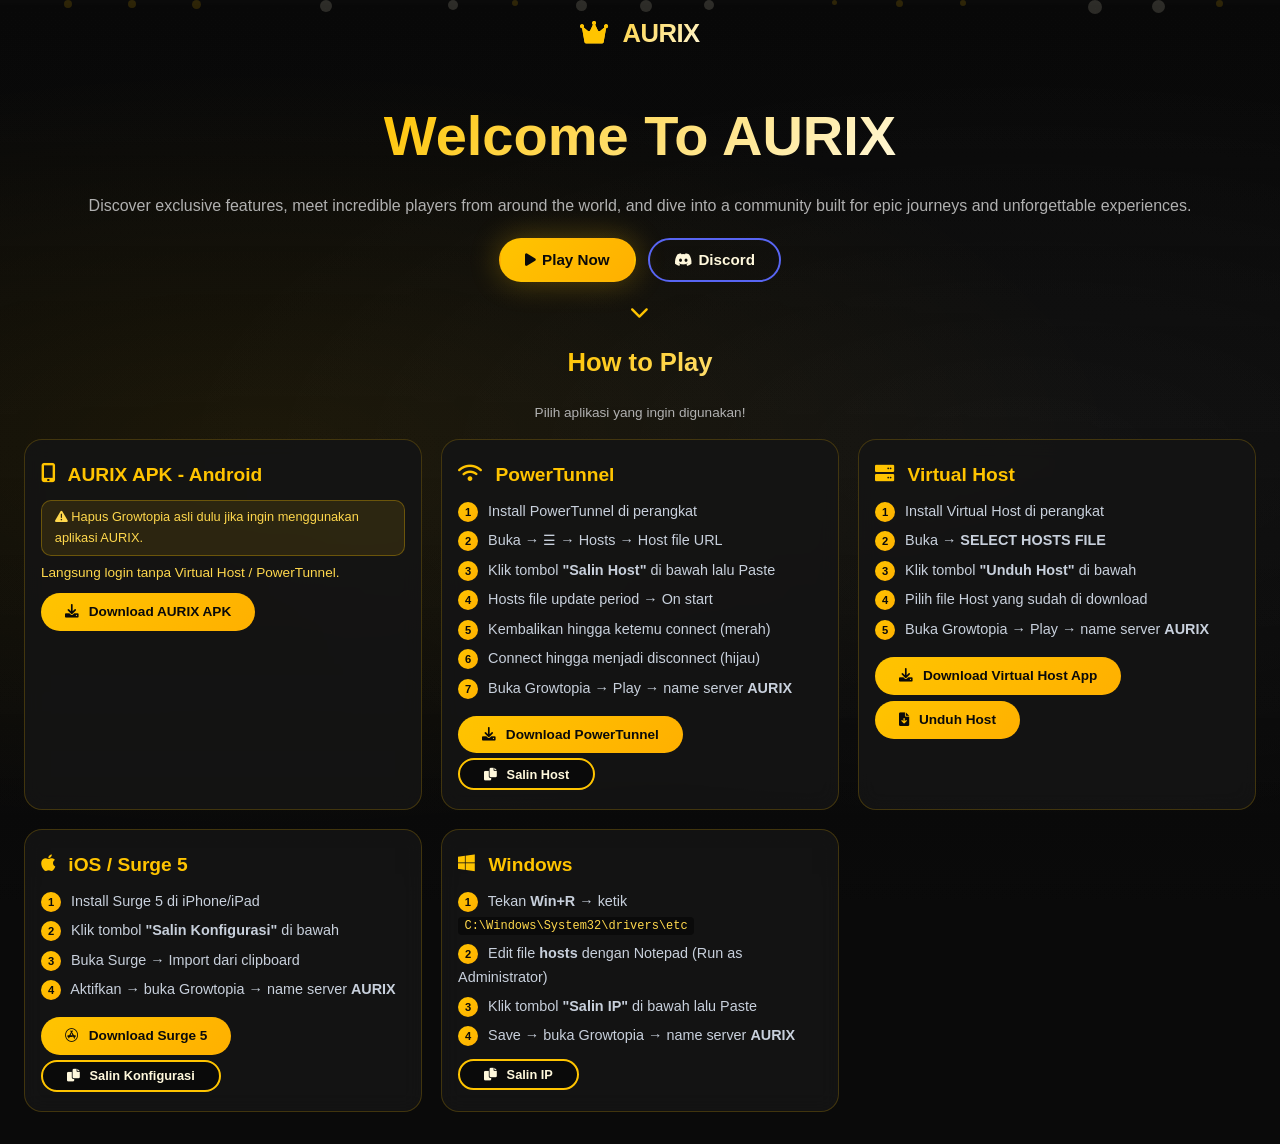
<file: index.html>
<!DOCTYPE html>
<html lang="id">
<head>
<meta charset="UTF-8">
<meta name="viewport" content="width=device-width, initial-scale=1.0">
<title>AURIX</title>

<link rel="stylesheet" href="https://cdnjs.cloudflare.com/ajax/libs/font-awesome/6.0.0-beta3/css/all.min.css">

<style>
*{
    margin:0;
    padding:0;
    box-sizing:border-box
}

html{
    scroll-behavior:smooth
}

body{
    font-family:'Segoe UI',Roboto,sans-serif;
    background:#0a0a0a;
    color:#f0f0f0;
    line-height:1.6;
    overflow-x:hidden;
}

/* ==============================
   BACKGROUND FOTO
   ============================== */
body::before{
    content:'';
    position:fixed;
    top:0;
    left:0;
    width:100%;
    height:100vh;

    background-image:
        linear-gradient(
            rgba(10,10,10,0.40),
            rgba(10,10,10,0.78)
        ),
        url('https://cdn.phototourl.com/free/2026-09-01-52e6970d-e427-406a-8b3f-68d5b1bc1685.png');

    background-repeat:no-repeat;

    /* Tidak zoom */
    background-size:100% auto;

    /* Posisi foto di belakang bagian atas */
    background-position:center top;

    /* Foto tetap ketika halaman di-scroll */
    background-attachment:fixed;

    z-index:-2;
    pointer-events:none;
}

/* Lapisan gelap supaya tulisan tetap jelas */
body::after{
    content:'';
    position:fixed;
    inset:0;
    background:
        radial-gradient(
            ellipse at 20% 50%,
            rgba(255,196,0,0.08) 0%,
            transparent 60%
        ),
        radial-gradient(
            ellipse at 80% 50%,
            rgba(255,255,255,0.04) 0%,
            transparent 60%
        ),
        linear-gradient(
            to bottom,
            transparent 0%,
            rgba(10,10,10,0.25) 45%,
            rgba(10,10,10,0.80) 100%
        );
    z-index:-1;
    pointer-events:none;
}

/* ==============================
   PARTICLES
   ============================== */
.particles{
    position:fixed;
    top:0;
    left:0;
    right:0;
    bottom:0;
    pointer-events:none;
    z-index:0;
    overflow:hidden;
}

.particle{
    position:absolute;
    border-radius:50%;
    opacity:0.15;
    animation:floatParticle linear infinite;
}

.particle:nth-child(1){
    width:8px;height:8px;
    background:#FFC400;
    left:10%;
    animation-duration:14s;
    animation-delay:0s
}

.particle:nth-child(2){
    width:12px;height:12px;
    background:#FFF8DC;
    left:25%;
    animation-duration:18s;
    animation-delay:2s
}

.particle:nth-child(3){
    width:6px;height:6px;
    background:#FFC400;
    left:40%;
    animation-duration:12s;
    animation-delay:4s
}

.particle:nth-child(4){
    width:10px;height:10px;
    background:#FFF8DC;
    left:55%;
    animation-duration:20s;
    animation-delay:1s
}

.particle:nth-child(5){
    width:7px;height:7px;
    background:#FFC400;
    left:70%;
    animation-duration:16s;
    animation-delay:3s
}

.particle:nth-child(6){
    width:14px;height:14px;
    background:#FFF8DC;
    left:85%;
    animation-duration:22s;
    animation-delay:5s
}

.particle:nth-child(7){
    width:9px;height:9px;
    background:#FFC400;
    left:15%;
    animation-duration:17s;
    animation-delay:7s
}

.particle:nth-child(8){
    width:11px;height:11px;
    background:#FFF8DC;
    left:45%;
    animation-duration:19s;
    animation-delay:2s
}

.particle:nth-child(9){
    width:5px;height:5px;
    background:#FFC400;
    left:65%;
    animation-duration:13s;
    animation-delay:6s
}

.particle:nth-child(10){
    width:13px;height:13px;
    background:#FFF8DC;
    left:90%;
    animation-duration:21s;
    animation-delay:4s
}

.particle:nth-child(11){
    width:8px;height:8px;
    background:#FFC400;
    left:5%;
    animation-duration:15s;
    animation-delay:8s
}

.particle:nth-child(12){
    width:10px;height:10px;
    background:#FFF8DC;
    left:35%;
    animation-duration:18s;
    animation-delay:3s
}

.particle:nth-child(13){
    width:6px;height:6px;
    background:#FFC400;
    left:75%;
    animation-duration:14s;
    animation-delay:9s
}

.particle:nth-child(14){
    width:12px;height:12px;
    background:#FFF8DC;
    left:50%;
    animation-duration:20s;
    animation-delay:1s
}

.particle:nth-child(15){
    width:7px;height:7px;
    background:#FFC400;
    left:95%;
    animation-duration:16s;
    animation-delay:5s
}

@keyframes floatParticle{
    0%{
        transform:translateY(100vh) rotate(0deg);
        opacity:0
    }

    10%{
        opacity:0.2
    }

    90%{
        opacity:0.2
    }

    100%{
        transform:translateY(-10vh) rotate(720deg);
        opacity:0
    }
}

/* ==============================
   CONTAINER
   ============================== */
.container{
    max-width:100%;
    margin:0 auto;
    padding:0 0.8rem;
    position:relative;
    z-index:1;
}

/* ==============================
   NAVBAR
   ============================== */
.navbar{
    display:flex;
    align-items:center;
    justify-content:center;
    padding:0.8rem 0;

    /* Garis atas/bawah dihilangkan */
    border-bottom:none;

    animation:slideDown 0.8s ease-out;
}

@keyframes slideDown{
    0%{
        transform:translateY(-30px);
        opacity:0
    }

    100%{
        transform:translateY(0);
        opacity:1
    }
}

.logo{
    font-size:1.6rem;
    font-weight:700;
    letter-spacing:-0.5px;
    background:linear-gradient(
        135deg,
        #FFC400,
        #FFF8DC,
        #FFC400
    );
    background-size:200% 200%;
    -webkit-background-clip:text;
    background-clip:text;
    color:transparent;
    animation:shimmerLogo 3s ease-in-out infinite
}

@keyframes shimmerLogo{
    0%{
        background-position:0% 50%
    }

    50%{
        background-position:100% 50%
    }

    100%{
        background-position:0% 50%
    }
}

.logo i{
    margin-right:8px;
    color:#FFC400;
    animation:pulseIcon 2s ease-in-out infinite
}

@keyframes pulseIcon{
    0%,100%{
        transform:scale(1)
    }

    50%{
        transform:scale(1.2);
        color:#FFD84D
    }
}

/* ==============================
   HERO
   ============================== */
.hero{
    display:flex;
    flex-direction:column;
    align-items:center;
    text-align:center;
    padding:1.5rem 0 1rem;
    animation:fadeInUp 1s ease-out
}

@keyframes fadeInUp{
    0%{
        transform:translateY(40px);
        opacity:0
    }

    100%{
        transform:translateY(0);
        opacity:1
    }
}

.hero h1{
    font-size:2.2rem;
    font-weight:800;
    max-width:100%;
    background:linear-gradient(
        135deg,
        #FFC400,
        #FFF8DC,
        #FFC400,
        #FFF8DC
    );
    background-size:300% 300%;
    -webkit-background-clip:text;
    background-clip:text;
    color:transparent;
    animation:shimmerHero 4s ease-in-out infinite;
    margin-bottom:0.8rem;
    word-break:keep-all
}

@keyframes shimmerHero{
    0%{
        background-position:0% 50%
    }

    50%{
        background-position:100% 50%
    }

    100%{
        background-position:0% 50%
    }
}

.hero p{
    font-size:1rem;
    color:#b0b0b0;
    max-width:100%;
    margin-bottom:1.2rem;
    padding:0 0.3rem;
    word-break:keep-all
}

.hero-buttons{
    display:flex;
    align-items:center;
    justify-content:center;
    gap:0.8rem;
    flex-wrap:wrap;
    margin-bottom:0.8rem;
    width:100%
}

.btn-hero{
    padding:0.5rem 1.5rem;
    border-radius:50px;
    font-weight:700;
    font-size:0.95rem;
    text-decoration:none;
    display:inline-flex;
    align-items:center;
    gap:6px;
    transition:0.3s;
    border:2px solid transparent;
    white-space:nowrap
}

.btn-play{
    background:linear-gradient(
        135deg,
        #FFC400,
        #FFB000
    );
    color:#0a0a0a;
    box-shadow:0 0 30px rgba(255,196,0,0.3);
    animation:glowBtn 2s ease-in-out infinite alternate
}

.btn-play:hover{
    transform:scale(1.05);
    box-shadow:0 0 60px rgba(255,196,0,0.5)
}

.btn-discord{
    background:transparent;
    color:#FFF8DC;
    border:2px solid #5865F2
}

.btn-discord:hover{
    transform:scale(1.05);
    background:rgba(88,101,242,0.15)
}

@keyframes glowBtn{
    0%{
        box-shadow:0 0 15px rgba(255,196,0,0.2)
    }

    100%{
        box-shadow:0 0 40px rgba(255,196,0,0.5)
    }
}

.btn-hero i{
    font-size:0.9rem
}

.scroll-indicator{
    margin:0.3rem 0;
    color:#888;
    font-size:0.7rem;
    letter-spacing:2px;
    animation:bounceScroll 2s ease-in-out infinite
}

@keyframes bounceScroll{
    0%,100%{
        transform:translateY(0)
    }

    50%{
        transform:translateY(6px)
    }
}

.scroll-indicator i{
    display:block;
    font-size:1.2rem;
    margin-top:2px;
    color:#FFC400
}

/* ==============================
   SECTION
   ============================== */
.section-title{
    font-size:1.6rem;
    font-weight:700;
    margin-bottom:1.2rem;
    text-align:center
}

.section-title span{
    background:linear-gradient(
        135deg,
        #FFC400,
        #FFF8DC
    );
    -webkit-background-clip:text;
    background-clip:text;
    color:transparent;
    animation:shimmerTitle 3s ease-in-out infinite;
    background-size:200% 200%
}

@keyframes shimmerTitle{
    0%{
        background-position:0% 50%
    }

    50%{
        background-position:100% 50%
    }

    100%{
        background-position:0% 50%
    }
}

/* ==============================
   HOW TO PLAY
   ============================== */
.howto-grid{
    display:grid;
    grid-template-columns:1fr;
    gap:1.2rem;
    margin:1rem 0 2rem
}

.howto-card{
    background:rgba(20,20,20,0.9);
    padding:1.2rem 1rem;
    border-radius:18px;
    border:1px solid rgba(255,196,0,0.2);
    transition:0.4s;
    backdrop-filter:blur(10px);
    animation:cardFadeIn 0.8s ease-out forwards;
    opacity:0;
    width:100%
}

.howto-card:nth-child(1){
    animation-delay:0.1s
}

.howto-card:nth-child(2){
    animation-delay:0.2s
}

.howto-card:nth-child(3){
    animation-delay:0.3s
}

.howto-card:nth-child(4){
    animation-delay:0.4s
}

.howto-card:nth-child(5){
    animation-delay:0.5s
}

@keyframes cardFadeIn{
    0%{
        transform:translateY(30px);
        opacity:0
    }

    100%{
        transform:translateY(0);
        opacity:1
    }
}

.howto-card:hover{
    border-color:#FFC400;
    transform:translateY(-5px);
    box-shadow:0 10px 30px rgba(255,196,0,0.15)
}

.howto-card h3{
    font-size:1.2rem;
    margin-bottom:0.6rem;
    color:#FFC400;
    word-break:keep-all
}

.howto-card h3 i{
    margin-right:8px;
    animation:pulseIcon 2s ease-in-out infinite
}

.howto-card ul,
.howto-card p,
.howto-card ol{
    color:#c8d0dc;
    font-size:0.9rem;
    list-style:none;
    padding-left:0;
    word-break:keep-all
}

.howto-card li{
    margin-bottom:0.4rem;
    word-break:keep-all
}

.howto-card .step-number{
    display:inline-block;
    background:linear-gradient(
        135deg,
        #FFC400,
        #FFB000
    );
    color:#0a0a0a;
    border-radius:50%;
    width:20px;
    height:20px;
    text-align:center;
    font-weight:700;
    font-size:0.7rem;
    line-height:20px;
    margin-right:6px;
    flex-shrink:0
}

/* ==============================
   BUTTON
   ============================== */
.download-btn{
    display:block;
    width:100%;
    background:linear-gradient(
        135deg,
        #FFC400,
        #FFB000
    );
    color:#0a0a0a;
    padding:0.6rem 0.8rem;
    border-radius:40px;
    font-weight:700;
    text-decoration:none;
    margin-top:0.6rem;
    transition:0.3s;
    animation:glowBtn 2s ease-in-out infinite alternate;
    font-size:0.85rem;
    text-align:center;
    border:none;
    cursor:pointer;
    word-break:keep-all
}

.download-btn:hover{
    transform:scale(1.02);
    box-shadow:0 0 40px rgba(255,196,0,0.4)
}

.download-btn i{
    margin-right:6px
}

.link-box{
    background:#0a0a0a;
    padding:0.6rem 0.8rem;
    border-radius:10px;
    border-left:4px solid #FFC400;
    margin:0.5rem 0;
    width:100%;
    word-break:break-all;
    overflow-wrap:break-word;
    font-size:0.8rem;
    text-align:center
}

.link-box a{
    color:#FFD84D;
    text-decoration:none;
    word-break:break-all;
    font-family:monospace
}

.link-box a:hover{
    text-decoration:underline
}

code{
    background:#0a0a0a;
    padding:0.15rem 0.4rem;
    border-radius:4px;
    font-size:0.75rem;
    color:#FFD84D;
    word-break:break-word
}

.sub-text{
    text-align:center;
    color:#b0b0b0;
    margin-bottom:0.3rem;
    font-size:0.85rem;
    word-break:keep-all
}

.host-ip{
    background:#0a0a0a;
    padding:0.5rem 0.8rem;
    border-radius:8px;
    border:1px solid rgba(255,196,0,0.3);
    margin:0.5rem 0;
    font-family:monospace;
    font-size:0.8rem;
    color:#FFD84D;
    text-align:center;
    word-break:break-all
}

.mode-badge{
    display:inline-block;
    background:#FFC400;
    color:#0a0a0a;
    font-size:0.65rem;
    padding:0.15rem 0.6rem;
    border-radius:30px;
    font-weight:700;
    letter-spacing:0.5px;
    margin-bottom:0.3rem
}

.server-name{
    display:inline-block;
    background:linear-gradient(
        135deg,
        #FFC400,
        #FFB000
    );
    color:#0a0a0a;
    font-size:0.9rem;
    padding:0.2rem 1rem;
    border-radius:30px;
    font-weight:700;
    margin:0.3rem 0
}

.notif{
    background:rgba(255,196,0,0.1);
    border:1px solid rgba(255,196,0,0.3);
    padding:0.4rem 0.8rem;
    border-radius:10px;
    font-size:0.8rem;
    color:#FFD84D;
    margin:0.3rem 0
}

.unduh-btn{
    background:linear-gradient(
        135deg,
        #FFC400,
        #FFB000
    );
    color:#0a0a0a;
    padding:0.6rem 1.5rem;
    border-radius:40px;
    font-weight:700;
    text-decoration:none;
    display:inline-block;
    transition:0.3s;
    animation:glowBtn 2s ease-in-out infinite alternate;
    font-size:0.85rem;
    border:none;
    cursor:pointer;
    width:100%;
    text-align:center
}

.unduh-btn:hover{
    transform:scale(1.02);
    box-shadow:0 0 40px rgba(255,196,0,0.4)
}

.unduh-btn i{
    margin-right:6px
}

.salin-btn{
    background:#0a0a0a;
    border:2px solid #FFC400;
    color:#FFF8DC;
    padding:0.5rem 1rem;
    border-radius:30px;
    font-weight:700;
    font-size:0.8rem;
    cursor:pointer;
    transition:0.3s;
    margin-top:0.3rem;
    width:100%
}

.salin-btn:hover{
    background:#FFC400;
    color:#0a0a0a;
    transform:scale(1.02)
}

.salin-btn i{
    margin-right:6px
}

/* ==============================
   RESPONSIVE
   ============================== */
@media(min-width:768px){

    .container{
        max-width:1280px;
        padding:0 1.5rem
    }

    .howto-grid{
        grid-template-columns:repeat(2,1fr)
    }

    .hero h1{
        font-size:3.5rem
    }

    .download-btn{
        width:auto;
        display:inline-block;
        padding:0.5rem 1.5rem
    }

    .unduh-btn{
        width:auto;
        padding:0.5rem 1.5rem
    }

    .salin-btn{
        width:auto;
        padding:0.4rem 1.5rem
    }
}

@media(min-width:1024px){

    .howto-grid{
        grid-template-columns:repeat(3,1fr)
    }
}

/* Mobile: foto tetap tidak zoom */
@media(max-width:767px){

    body::before{
        background-size:100% auto;
        background-position:center top;
        background-attachment:fixed;
    }
}
</style>
</head>

<body>

<div class="particles">
    <div class="particle"></div>
    <div class="particle"></div>
    <div class="particle"></div>
    <div class="particle"></div>
    <div class="particle"></div>
    <div class="particle"></div>
    <div class="particle"></div>
    <div class="particle"></div>
    <div class="particle"></div>
    <div class="particle"></div>
    <div class="particle"></div>
    <div class="particle"></div>
    <div class="particle"></div>
    <div class="particle"></div>
    <div class="particle"></div>
</div>

<div class="container">

<nav class="navbar">
    <div class="logo">
        <i class="fas fa-crown"></i> AURIX
    </div>
</nav>

<section class="hero">

    <h1>Welcome To AURIX</h1>

    <p>
        Discover exclusive features, meet incredible players from around the world,
        and dive into a community built for epic journeys and unforgettable experiences.
    </p>

    <div class="hero-buttons">

        <a href="#how-to-play" class="btn-hero btn-play">
            <i class="fas fa-play"></i> Play Now
        </a>

        <a href="https://discord.gg/vXNngsmcn"
           target="_blank"
           class="btn-hero btn-discord">
            <i class="fab fa-discord"></i> Discord
        </a>

    </div>

    <div class="scroll-indicator">
        <i class="fas fa-chevron-down"></i>
    </div>

</section>

<h2 id="how-to-play" class="section-title">
    <span>How to Play</span>
</h2>

<p class="sub-text">
    Pilih aplikasi yang ingin digunakan!
</p>

<div class="howto-grid">

<!-- Android APK -->
<div class="howto-card">
<h3><i class="fas fa-mobile-alt"></i> AURIX APK - Android</h3>
<div class="notif"><i class="fas fa-exclamation-triangle"></i> Hapus Growtopia asli dulu jika ingin menggunakan aplikasi AURIX.</div>
<p style="margin-top:0.4rem;color:#FFD84D;font-size:0.85rem;">Langsung login tanpa Virtual Host / PowerTunnel.</p>
<a href="https://www.mediafire.com/file/rsnxi7y94mligm3/AURIX.apk/file" target="_blank" class="download-btn"><i class="fas fa-download"></i> Download AURIX APK</a>
</div>

<!-- PowerTunnel -->
<div class="howto-card">
<h3><i class="fas fa-wifi"></i> PowerTunnel</h3>
<ol style="list-style:none;padding-left:0">
<li><span class="step-number">1</span> Install PowerTunnel di perangkat</li>
<li><span class="step-number">2</span> Buka → ☰ → Hosts → Host file URL</li>
<li><span class="step-number">3</span> Klik tombol <strong>"Salin Host"</strong> di bawah lalu Paste</li>
<li><span class="step-number">4</span> Hosts file update period → On start</li>
<li><span class="step-number">5</span> Kembalikan hingga ketemu connect (merah)</li>
<li><span class="step-number">6</span> Connect hingga menjadi disconnect (hijau)</li>
<li><span class="step-number">7</span> Buka Growtopia → Play → name server <strong>AURIX</strong></li>
</ol>
<a href="https://powertunnel.id.uptodown.com/android" target="_blank" class="download-btn"><i class="fas fa-download"></i> Download PowerTunnel</a>
<button class="salin-btn" onclick="copyPowerTunnel()"><i class="fas fa-copy"></i> Salin Host</button>
</div>

<!-- Virtual Host -->
<div class="howto-card">
<h3><i class="fas fa-server"></i> Virtual Host</h3>
<ol style="list-style:none;padding-left:0">
<li><span class="step-number">1</span> Install Virtual Host di perangkat</li>
<li><span class="step-number">2</span> Buka → <strong>SELECT HOSTS FILE</strong></li>
<li><span class="step-number">3</span> Klik tombol <strong>"Unduh Host"</strong> di bawah</li>
<li><span class="step-number">4</span> Pilih file Host yang sudah di download</li>
<li><span class="step-number">5</span> Buka Growtopia → Play → name server <strong>AURIX</strong></li>
</ol>
<a href="https://www.apkmirror.com/apk/xfalcon/virtual-hosts/virtual-hosts-2-1-0-release/virtual-hosts-2-1-0-android-apk-download/" target="_blank" class="download-btn"><i class="fas fa-download"></i> Download Virtual Host App</a>
<a href="#" onclick="downloadHost()" class="unduh-btn" style="margin-top:0.4rem;"><i class="fas fa-file-download"></i> Unduh Host</a>
</div>

<!-- iOS / Surge 5 (DIPINDAHKAN KE ATAS) -->
<div class="howto-card">
<h3><i class="fab fa-apple"></i> iOS / Surge 5</h3>
<ol style="list-style:none;padding-left:0">
<li><span class="step-number">1</span> Install Surge 5 di iPhone/iPad</li>
<li><span class="step-number">2</span> Klik tombol <strong>"Salin Konfigurasi"</strong> di bawah</li>
<li><span class="step-number">3</span> Buka Surge → Import dari clipboard</li>
<li><span class="step-number">4</span> Aktifkan → buka Growtopia → name server <strong>AURIX</strong></li>
</ol>
<a href="https://apps.apple.com/us/app/surge-5/id1442620678" target="_blank" class="download-btn"><i class="fab fa-app-store"></i> Download Surge 5</a>
<button class="salin-btn" onclick="copyIOS()"><i class="fas fa-copy"></i> Salin Konfigurasi</button>
</div>

<!-- Windows (DIPINDAHKAN KE BAWAH, IP DAN AURIX DIHAPUS) -->
<div class="howto-card">
<h3><i class="fab fa-windows"></i> Windows</h3>
<ol style="list-style:none;padding-left:0">
<li><span class="step-number">1</span> Tekan <strong>Win+R</strong> → ketik <code>C:\Windows\System32\drivers\etc</code></li>
<li><span class="step-number">2</span> Edit file <strong>hosts</strong> dengan Notepad (Run as Administrator)</li>
<li><span class="step-number">3</span> Klik tombol <strong>"Salin IP"</strong> di bawah lalu Paste</li>
<li><span class="step-number">4</span> Save → buka Growtopia → name server <strong>AURIX</strong></li>
</ol>
<button class="salin-btn" onclick="copyWindowsIP()" style="margin-top:0.3rem;"><i class="fas fa-copy"></i> Salin IP</button>
<!-- IP Address dan Server AURIX di bagian bawah sengaja dihapus sesuai permintaan -->
</div>

</div>
</div>

<script>
function downloadHost() {
    // Buat file host dari konten
    var content = "149.202.58.185 www.growtopia1.com\n149.202.58.185 www.growtopia2.com";
    var blob = new Blob([content], {type: 'text/plain'});
    var url = URL.createObjectURL(blob);
    var a = document.createElement('a');
    a.href = url;
    a.download = 'AURIX-vhost.txt';
    document.body.appendChild(a);
    a.click();
    document.body.removeChild(a);
    URL.revokeObjectURL(url);
}

function copyPowerTunnel() {
    var text = "https://gtpshosting.web.id/raw/AURIX";
    navigator.clipboard.writeText(text).then(() => {
        alert("Host PowerTunnel berhasil disalin! Gunakan name server: AURIX");
    });
}

function copyIOS() {
    var text = "[General]\nskip-proxy = 127.0.0.1, 192.168.0.0/16, 10.0.0.0/8, 172.16.0.0/12, 100.64.0.0/10, localhost, *.local\nbypass-tun = 192.168.0.0/16, 10.0.0.0/8, 172.16.0.0/12\n\n[Host]\nwww.growtopia1.com = 149.202.58.185\nwww.growtopia2.com = 149.202.58.185";
    navigator.clipboard.writeText(text).then(() => {
        alert("Konfigurasi Surge 5 berhasil disalin! Gunakan name server: AURIX");
    });
}

function copyWindowsIP() {
    var text = "149.202.58.185 www.growtopia1.com\n149.202.58.185 www.growtopia2.com";
    navigator.clipboard.writeText(text).then(() => {
        alert("IP Windows berhasil disalin! Paste di file hosts, lalu gunakan name server: AURIX");
    });
}
</script>

</body>
</html>
</file>
